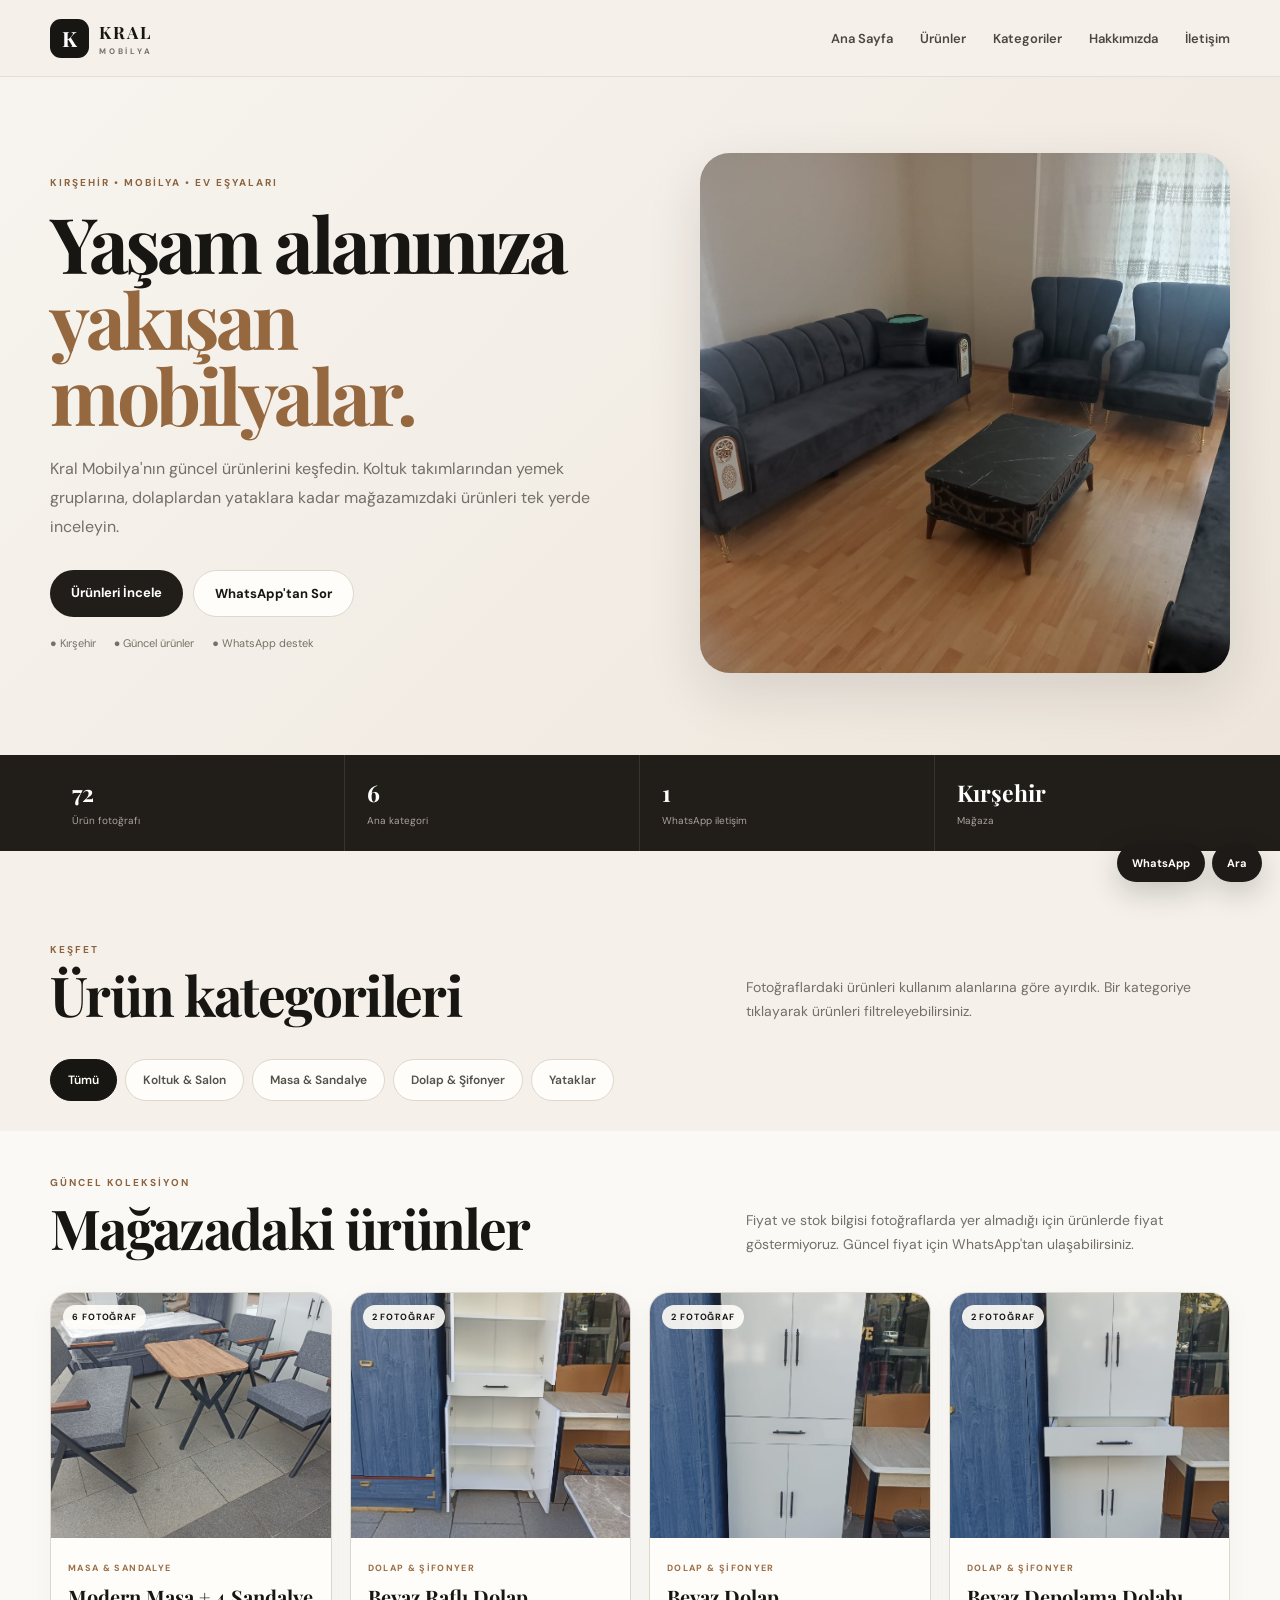
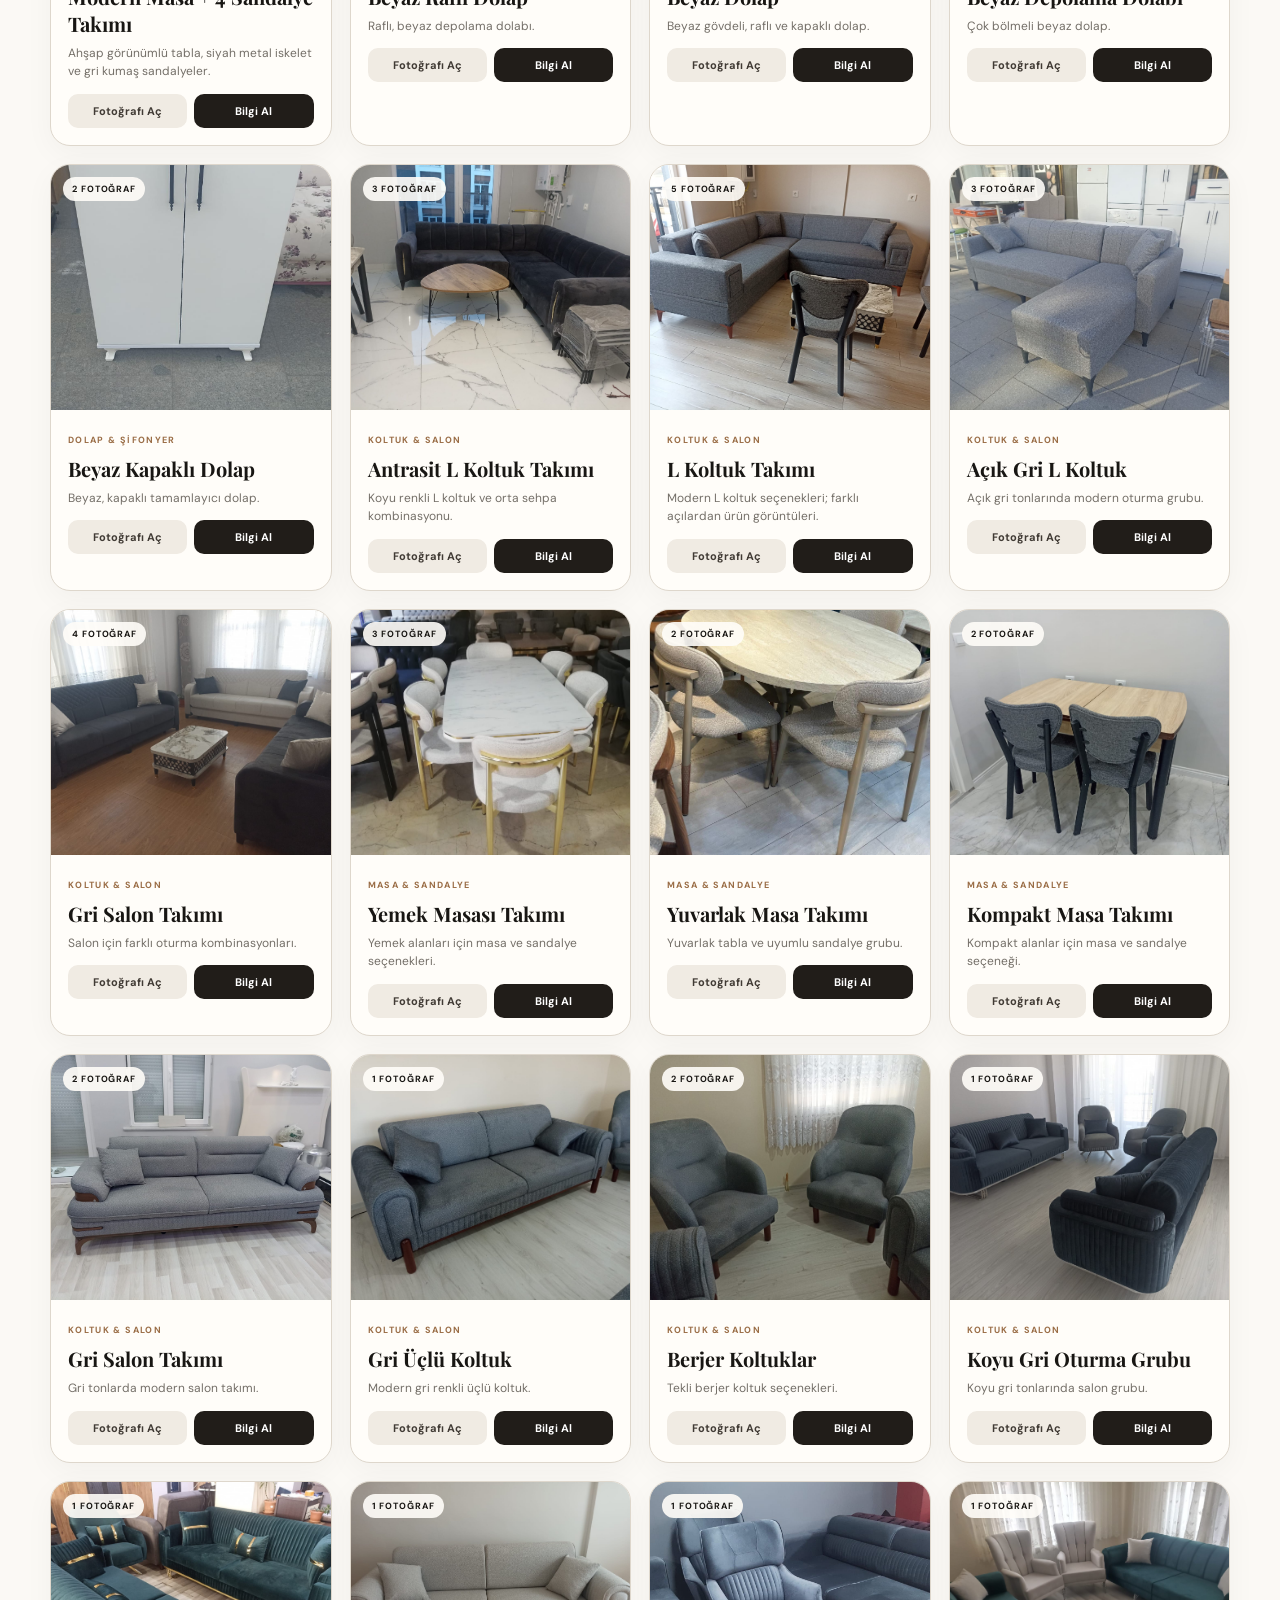
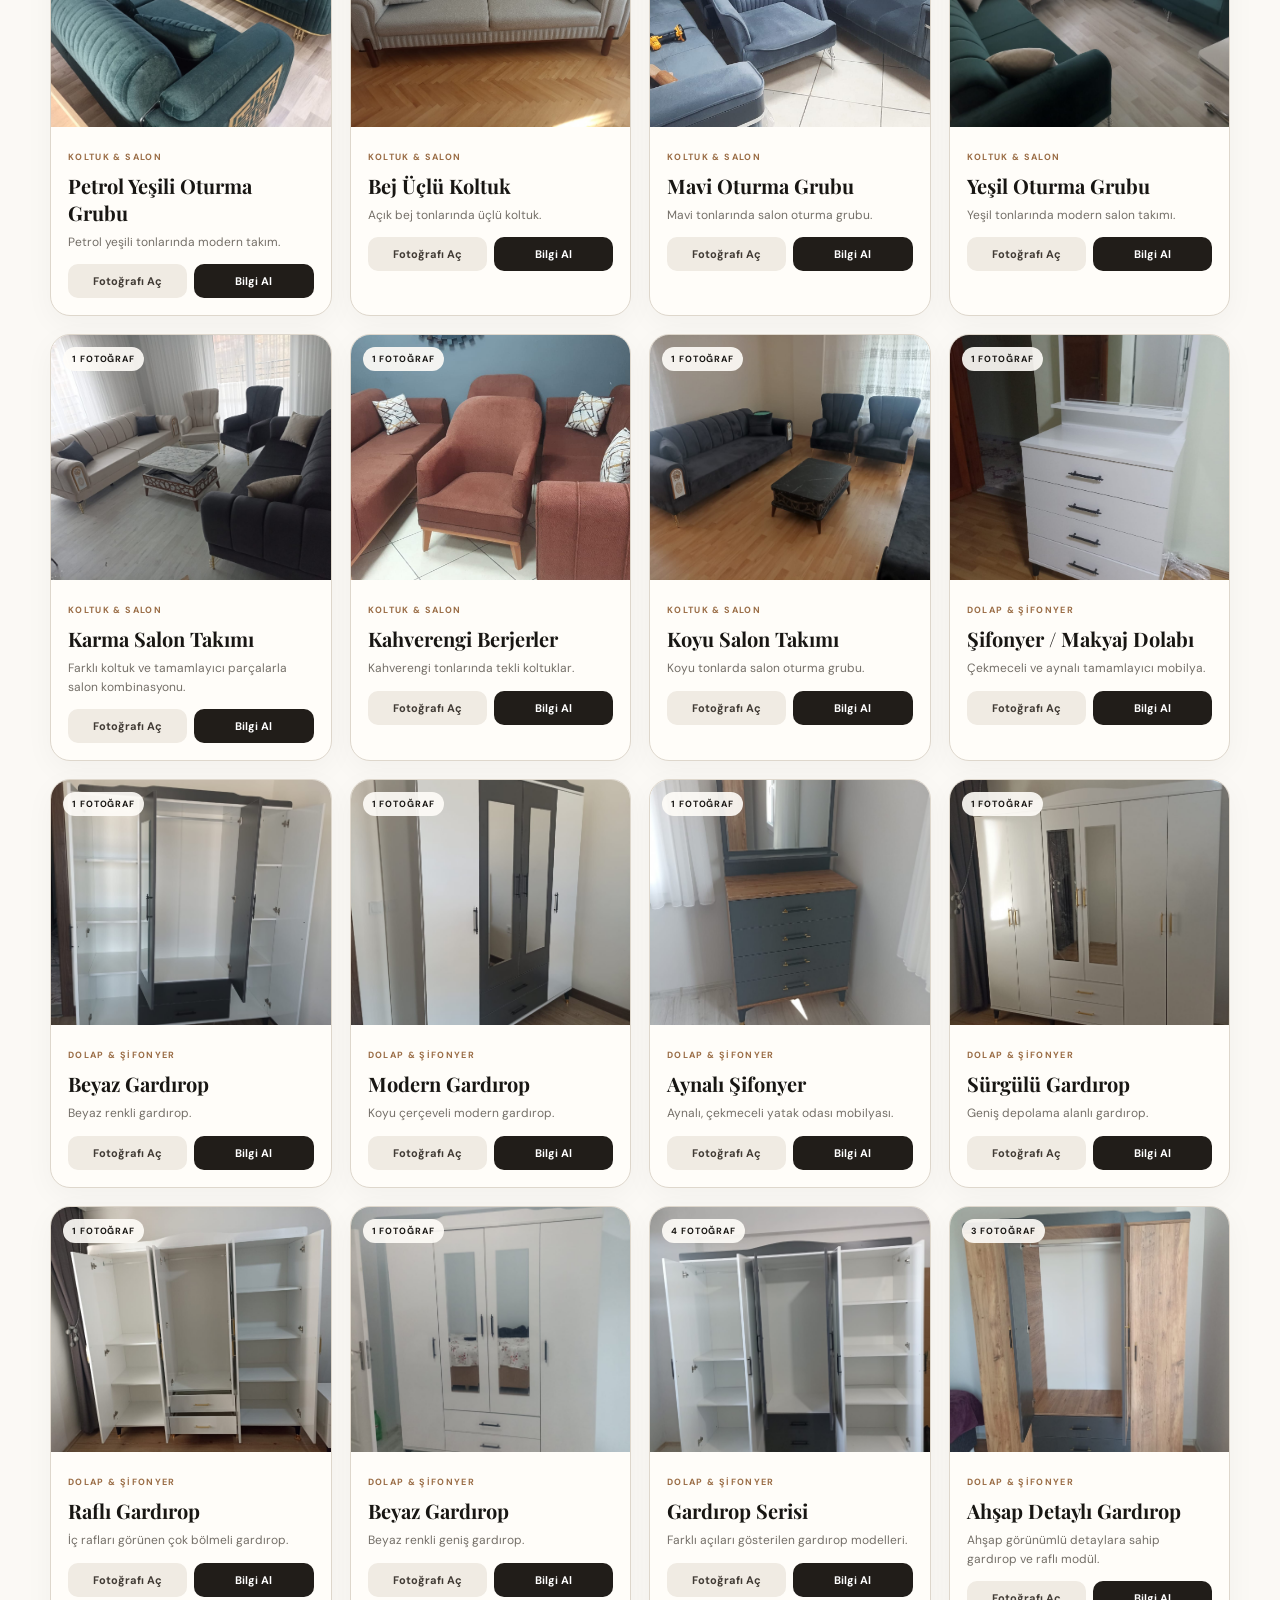
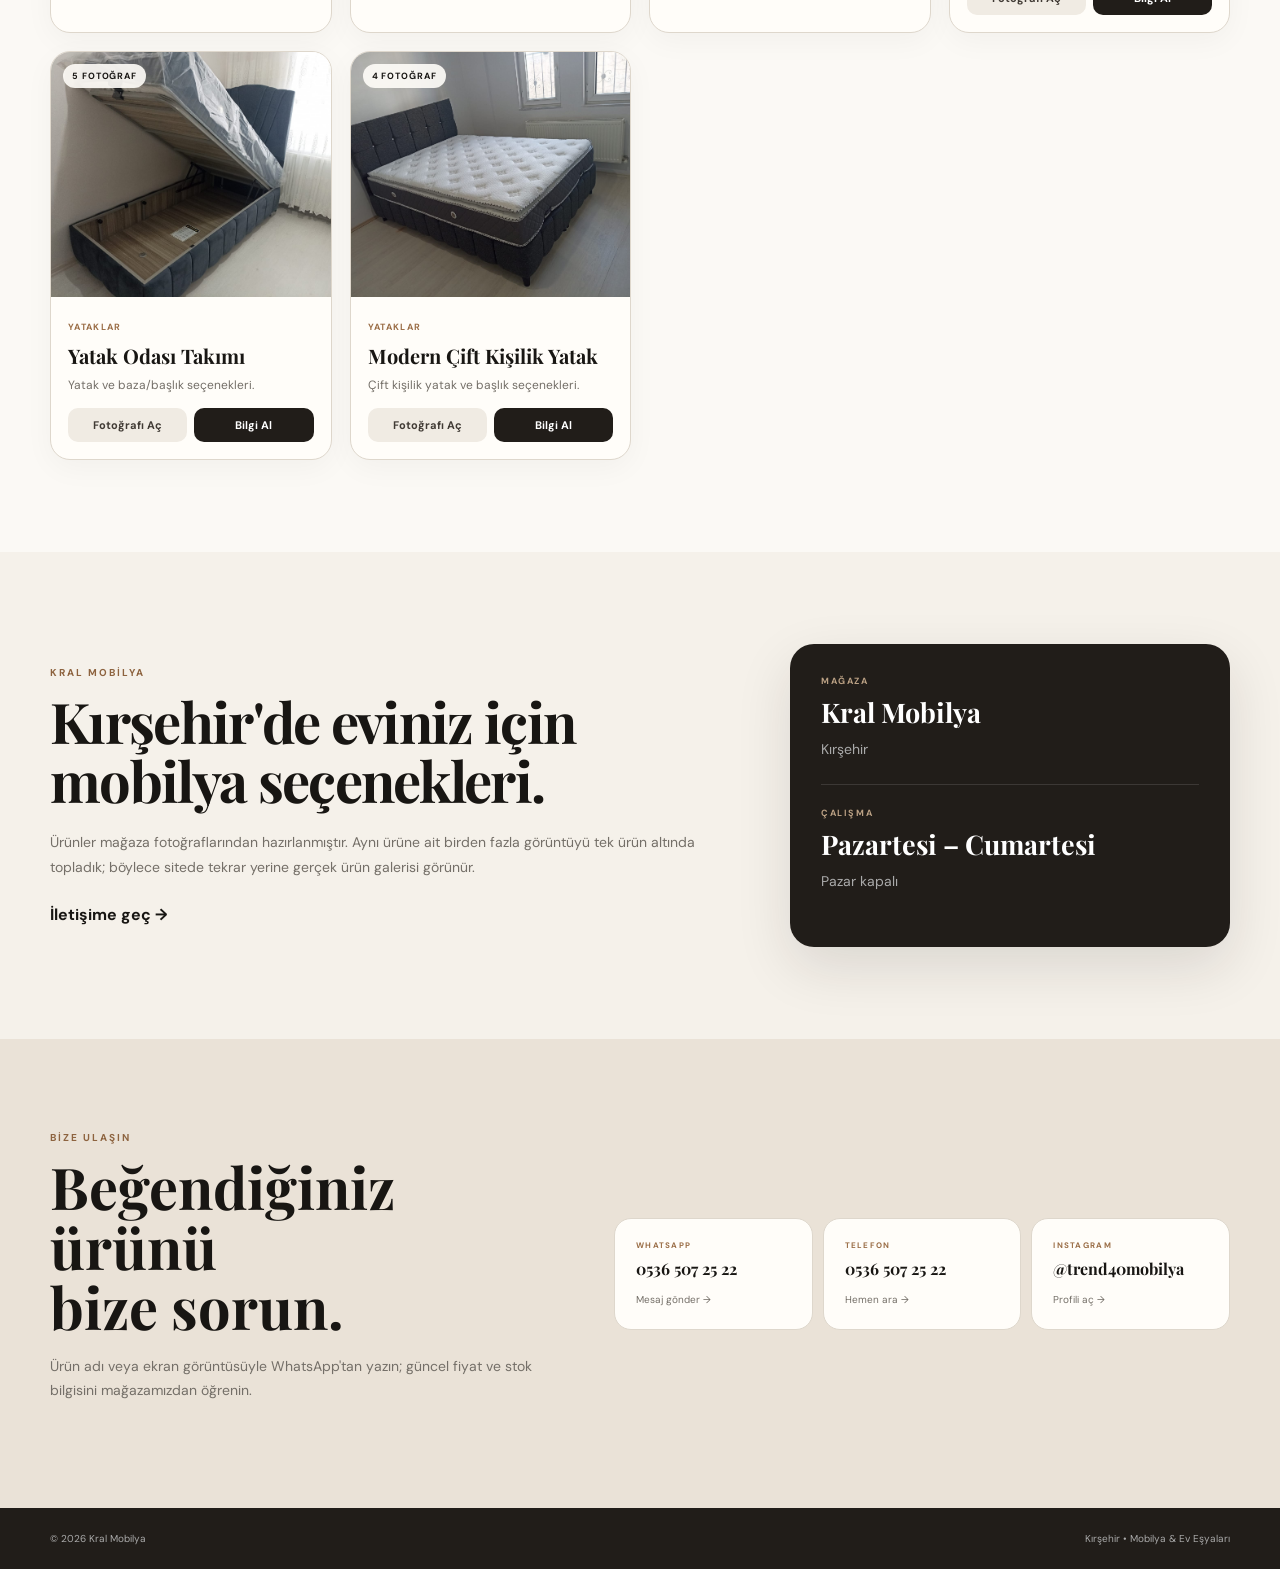
<file: index.html>
<!doctype html>
<html lang="tr">
<head>
  <meta charset="utf-8">
  <meta name="viewport" content="width=device-width,initial-scale=1">
  <meta name="description" content="Kral Mobilya Kırşehir — koltuk takımları, yemek masaları, dolaplar ve yataklar.">
  <meta name="theme-color" content="#161412">
  <title>Kral Mobilya | Kırşehir</title>
  <link rel="preconnect" href="https://fonts.googleapis.com">
  <link rel="preconnect" href="https://fonts.gstatic.com" crossorigin>
  <link href="https://fonts.googleapis.com/css2?family=DM+Sans:wght@400;500;600;700&family=Playfair+Display:wght@600;700&display=swap" rel="stylesheet">
  <link rel="stylesheet" href="style.css">
</head>
<body>
<header class="header">
  <div class="wrap nav">
    <a class="logo" href="#anasayfa"><span class="logo-mark">K</span><span><b>KRAL</b><small>MOBİLYA</small></span></a>
    <button class="menu" aria-label="Menüyü aç" aria-expanded="false"><i></i><i></i><i></i></button>
    <nav id="nav"><a href="#anasayfa">Ana Sayfa</a><a href="#urunler">Ürünler</a><a href="#kategoriler">Kategoriler</a><a href="#hakkimizda">Hakkımızda</a><a href="#iletisim">İletişim</a></nav>
  </div>
</header>

<main id="anasayfa">
<section class="hero">
  <div class="wrap hero-grid">
    <div>
      <p class="eyebrow">KIRŞEHİR • MOBİLYA • EV EŞYALARI</p>
      <h1>Yaşam alanınıza<br><em>yakışan mobilyalar.</em></h1>
      <p class="lead">Kral Mobilya'nın güncel ürünlerini keşfedin. Koltuk takımlarından yemek gruplarına, dolaplardan yataklara kadar mağazamızdaki ürünleri tek yerde inceleyin.</p>
      <div class="actions"><a class="btn dark" href="#urunler">Ürünleri İncele</a><a class="btn light" target="_blank" href="https://wa.me/905365072522?text=Merhaba%20Kral%20Mobilya%2C%20%C3%BCr%C3%BCnler%20hakk%C4%B1nda%20bilgi%20almak%20istiyorum.">WhatsApp'tan Sor</a></div>
      <div class="hero-meta"><span>● Kırşehir</span><span>● Güncel ürünler</span><span>● WhatsApp destek</span></div>
    </div>
    <div class="hero-photo"><img src="urunler/urun-49.jpg" alt="Kral Mobilya salon takımı"></div>
  </div>
</section>

<section class="strip"><div class="wrap strip-grid"><div><b>72</b><span>Ürün fotoğrafı</span></div><div><b>6</b><span>Ana kategori</span></div><div><b>1</b><span>WhatsApp iletişim</span></div><div><b>Kırşehir</b><span>Mağaza</span></div></div></section>

<section id="kategoriler" class="section categories"><div class="wrap"><div class="heading"><div><p class="eyebrow">Keşfet</p><h2>Ürün kategorileri</h2></div><p>Fotoğraflardaki ürünleri kullanım alanlarına göre ayırdık. Bir kategoriye tıklayarak ürünleri filtreleyebilirsiniz.</p></div>
<div class="category-buttons"><button class="cat active" data-filter="all">Tümü</button><button class="cat" data-filter="koltuk">Koltuk & Salon</button><button class="cat" data-filter="masa">Masa & Sandalye</button><button class="cat" data-filter="dolap">Dolap & Şifonyer</button><button class="cat" data-filter="yatak">Yataklar</button></div></div></section>

<section id="urunler" class="section products"><div class="wrap"><div class="heading"><div><p class="eyebrow">Güncel Koleksiyon</p><h2>Mağazadaki ürünler</h2></div><p>Fiyat ve stok bilgisi fotoğraflarda yer almadığı için ürünlerde fiyat göstermiyoruz. Güncel fiyat için WhatsApp'tan ulaşabilirsiniz.</p></div><div id="productGrid" class="product-grid"></div></div></section>

<section id="hakkimizda" class="section about"><div class="wrap about-grid"><div><p class="eyebrow">Kral Mobilya</p><h2>Kırşehir'de eviniz için<br>mobilya seçenekleri.</h2><p>Ürünler mağaza fotoğraflarından hazırlanmıştır. Aynı ürüne ait birden fazla görüntüyü tek ürün altında topladık; böylece sitede tekrar yerine gerçek ürün galerisi görünür.</p><a class="text-link" href="#iletisim">İletişime geç →</a></div><div class="info-card"><span>MAĞAZA</span><strong>Kral Mobilya</strong><p>Kırşehir</p><hr><span>ÇALIŞMA</span><strong>Pazartesi – Cumartesi</strong><p>Pazar kapalı</p></div></div></section>

<section id="iletisim" class="section contact"><div class="wrap"><div class="contact-box"><div><p class="eyebrow">Bize Ulaşın</p><h2>Beğendiğiniz ürünü<br>bize sorun.</h2><p>Ürün adı veya ekran görüntüsüyle WhatsApp'tan yazın; güncel fiyat ve stok bilgisini mağazamızdan öğrenin.</p></div><div class="contact-actions"><a class="contact-item" target="_blank" href="https://wa.me/905365072522"><small>WHATSAPP</small><b>0536 507 25 22</b><span>Mesaj gönder →</span></a><a class="contact-item" href="tel:+905365072522"><small>TELEFON</small><b>0536 507 25 22</b><span>Hemen ara →</span></a><a class="contact-item" target="_blank" href="https://www.instagram.com/trend40mobilya/"><small>INSTAGRAM</small><b>@trend40mobilya</b><span>Profili aç →</span></a></div></div></div></section>
</main>
<footer><div class="wrap"><span>© <span id="year"></span> Kral Mobilya</span><span>Kırşehir • Mobilya & Ev Eşyaları</span></div></footer>
<div class="floating"><a target="_blank" href="https://wa.me/905365072522">WhatsApp</a><a href="tel:+905365072522">Ara</a></div>
<script src="script.js"></script>
</body></html>
</file>
<file: style.css>
:root{--bg:#f5f1ea;--paper:#fffdf9;--ink:#181613;--muted:#746f68;--line:#ded7cc;--accent:#a8794d;--dark:#211d19;--shadow:0 20px 55px rgba(35,28,21,.12)}*{box-sizing:border-box}html{scroll-behavior:smooth}body{margin:0;background:var(--bg);color:var(--ink);font-family:"DM Sans",sans-serif}.wrap{width:min(1180px,calc(100% - 36px));margin:auto}.header{position:sticky;top:0;z-index:20;background:rgba(245,241,234,.92);backdrop-filter:blur(16px);border-bottom:1px solid rgba(120,105,90,.14)}.nav{height:76px;display:flex;align-items:center;justify-content:space-between}.logo{display:flex;align-items:center;gap:10px;color:var(--ink);text-decoration:none}.logo-mark{width:39px;height:39px;display:grid;place-items:center;border-radius:11px;background:var(--ink);color:#fff;font:700 21px "Playfair Display"}.logo b{display:block;font:700 17px "Playfair Display";letter-spacing:.12em}.logo small{display:block;font-size:8px;letter-spacing:.35em;color:var(--muted);font-weight:700;margin-top:3px}.nav nav{display:flex;gap:27px}.nav nav a{color:#4c4741;text-decoration:none;font-size:13px;font-weight:600}.menu{display:none;background:none;border:0}.menu i{display:block;width:24px;height:2px;background:var(--ink);margin:5px}.hero{padding:76px 0 82px;background:linear-gradient(135deg,#f7f4ef 0,#eee6dc 100%)}.hero-grid{display:grid;grid-template-columns:1.05fr .95fr;gap:65px;align-items:center}.eyebrow{margin:0;color:#8d633f;font-size:10px;letter-spacing:.2em;font-weight:700;text-transform:uppercase}.hero h1{font:700 clamp(48px,6vw,78px)/.99 "Playfair Display";letter-spacing:-.045em;margin:15px 0 23px}.hero h1 em{font-style:normal;color:#95683f}.lead{max-width:650px;color:var(--muted);font-size:16px;line-height:1.8}.actions{display:flex;gap:10px;margin:28px 0 19px;flex-wrap:wrap}.btn{padding:14px 21px;border-radius:999px;text-decoration:none;font-size:13px;font-weight:700}.btn.dark{background:var(--dark);color:#fff}.btn.light{background:var(--paper);color:var(--ink);border:1px solid var(--line)}.hero-meta{display:flex;gap:18px;color:#777066;font-size:11px;flex-wrap:wrap}.hero-photo{height:520px;border-radius:30px;overflow:hidden;box-shadow:var(--shadow);background:#ddd}.hero-photo img{width:100%;height:100%;object-fit:cover}.strip{background:var(--dark);color:#fff}.strip-grid{display:grid;grid-template-columns:repeat(4,1fr)}.strip-grid div{padding:22px;border-right:1px solid rgba(255,255,255,.1)}.strip-grid div:last-child{border:0}.strip b{display:block;font:700 23px "Playfair Display"}.strip span{font-size:10px;color:#aaa29a}.section{padding:92px 0}.categories{padding-bottom:30px}.heading{display:grid;grid-template-columns:1fr .75fr;gap:50px;align-items:end;margin-bottom:35px}.heading h2{font:700 clamp(36px,4.5vw,55px)/1.05 "Playfair Display";margin:10px 0 0;letter-spacing:-.03em}.heading>p{margin:0;color:var(--muted);font-size:14px;line-height:1.7}.category-buttons{display:flex;gap:8px;flex-wrap:wrap}.cat{border:1px solid var(--line);background:var(--paper);padding:12px 17px;border-radius:999px;cursor:pointer;font:600 12px "DM Sans";color:#55504a}.cat.active,.cat:hover{background:var(--ink);color:#fff;border-color:var(--ink)}.products{padding-top:45px;background:#fbf9f5}.product-grid{display:grid;grid-template-columns:repeat(4,1fr);gap:18px}.product-card{background:var(--paper);border:1px solid var(--line);border-radius:20px;overflow:hidden;box-shadow:0 8px 30px rgba(35,28,21,.04);transition:.22s}.product-card:hover{transform:translateY(-5px);box-shadow:var(--shadow)}.product-image{height:245px;position:relative;background:#e8e2da;overflow:hidden}.product-image img{width:100%;height:100%;object-fit:cover;transition:transform .45s}.product-card:hover img{transform:scale(1.035)}.badge{position:absolute;top:12px;left:12px;padding:6px 9px;border-radius:999px;background:rgba(255,253,249,.9);font-size:9px;font-weight:700;text-transform:uppercase;letter-spacing:.1em}.product-body{padding:17px}.product-body small{color:#9a6d46;font-size:9px;font-weight:700;letter-spacing:.15em;text-transform:uppercase}.product-body h3{font:700 20px "Playfair Display";margin:7px 0}.product-body p{font-size:12px;color:var(--muted);margin:0 0 13px;line-height:1.55}.product-actions{display:flex;gap:7px}.product-actions a{flex:1;text-align:center;text-decoration:none;padding:10px;border-radius:10px;background:#f0ebe3;color:#413b35;font-size:11px;font-weight:700}.product-actions a:last-child{background:var(--dark);color:#fff}.about{background:var(--bg)}.about-grid{display:grid;grid-template-columns:1.2fr .8fr;gap:80px;align-items:center}.about h2{font:700 clamp(37px,4.5vw,56px)/1.05 "Playfair Display";margin:13px 0 20px;letter-spacing:-.03em}.about p:not(.eyebrow){color:var(--muted);line-height:1.8;font-size:14px;max-width:670px}.text-link{display:inline-block;margin-top:10px;color:var(--ink);font-weight:700;text-decoration:none}.info-card{background:var(--dark);color:#fff;border-radius:24px;padding:31px;box-shadow:var(--shadow)}.info-card span{display:block;color:#bba184;font-size:9px;letter-spacing:.18em;font-weight:700}.info-card strong{display:block;font:700 27px "Playfair Display";margin:7px 0}.info-card p{color:#aaa!important;margin:0 0 22px}.info-card hr{border:0;border-top:1px solid rgba(255,255,255,.12);margin:22px 0}.contact{background:#eae2d7}.contact-box{display:grid;grid-template-columns:.9fr 1.1fr;gap:60px;align-items:center}.contact h2{font:700 clamp(38px,4.5vw,58px)/1.04 "Playfair Display";margin:13px 0 18px}.contact p:not(.eyebrow){color:var(--muted);font-size:14px;line-height:1.7;max-width:520px}.contact-actions{display:grid;grid-template-columns:repeat(3,1fr);gap:10px}.contact-item{display:block;padding:21px;background:var(--paper);border:1px solid var(--line);border-radius:17px;text-decoration:none;color:var(--ink)}.contact-item small{display:block;color:#9a6d46;font-size:8px;letter-spacing:.16em;font-weight:700}.contact-item b{display:block;font:700 16px "Playfair Display";margin:8px 0}.contact-item span{font-size:10px;color:var(--muted)}footer{background:var(--dark);color:#aaa;padding:24px 0;font-size:10px}footer .wrap{display:flex;justify-content:space-between}.floating{position:fixed;right:18px;bottom:18px;z-index:30;display:flex;gap:7px}.floating a{background:#1d1a17;color:#fff;text-decoration:none;padding:12px 15px;border-radius:999px;font-size:11px;font-weight:700;box-shadow:0 10px 30px rgba(0,0,0,.2)}
@media(max-width:900px){.hero-grid,.about-grid,.contact-box{grid-template-columns:1fr}.hero-photo{height:430px}.product-grid{grid-template-columns:repeat(3,1fr)}.heading{grid-template-columns:1fr;gap:15px}.contact-actions{grid-template-columns:1fr 1fr 1fr}.nav nav{gap:16px}}
@media(max-width:680px){.wrap{width:min(100% - 24px,560px)}.nav{height:68px}.menu{display:block}.nav nav{display:none;position:absolute;left:12px;right:12px;top:68px;padding:14px;background:var(--paper);border:1px solid var(--line);border-radius:16px;box-shadow:var(--shadow);flex-direction:column}.nav nav.open{display:flex}.hero{padding:55px 0}.hero h1{font-size:47px}.hero-photo{height:350px}.strip-grid{grid-template-columns:repeat(2,1fr)}.strip-grid div:nth-child(2){border-right:0}.section{padding:65px 0}.product-grid{grid-template-columns:repeat(2,1fr);gap:12px}.product-image{height:210px}.product-body{padding:13px}.product-body h3{font-size:17px}.contact-actions{grid-template-columns:1fr}.floating{left:12px;right:12px}.floating a{flex:1;text-align:center}footer .wrap{gap:10px;flex-direction:column}}
@media(max-width:430px){.product-grid{grid-template-columns:1fr}.product-image{height:270px}.hero-photo{height:300px}.actions .btn{width:100%;text-align:center}.hero-meta{gap:8px}.heading h2{font-size:38px}}
</file>
